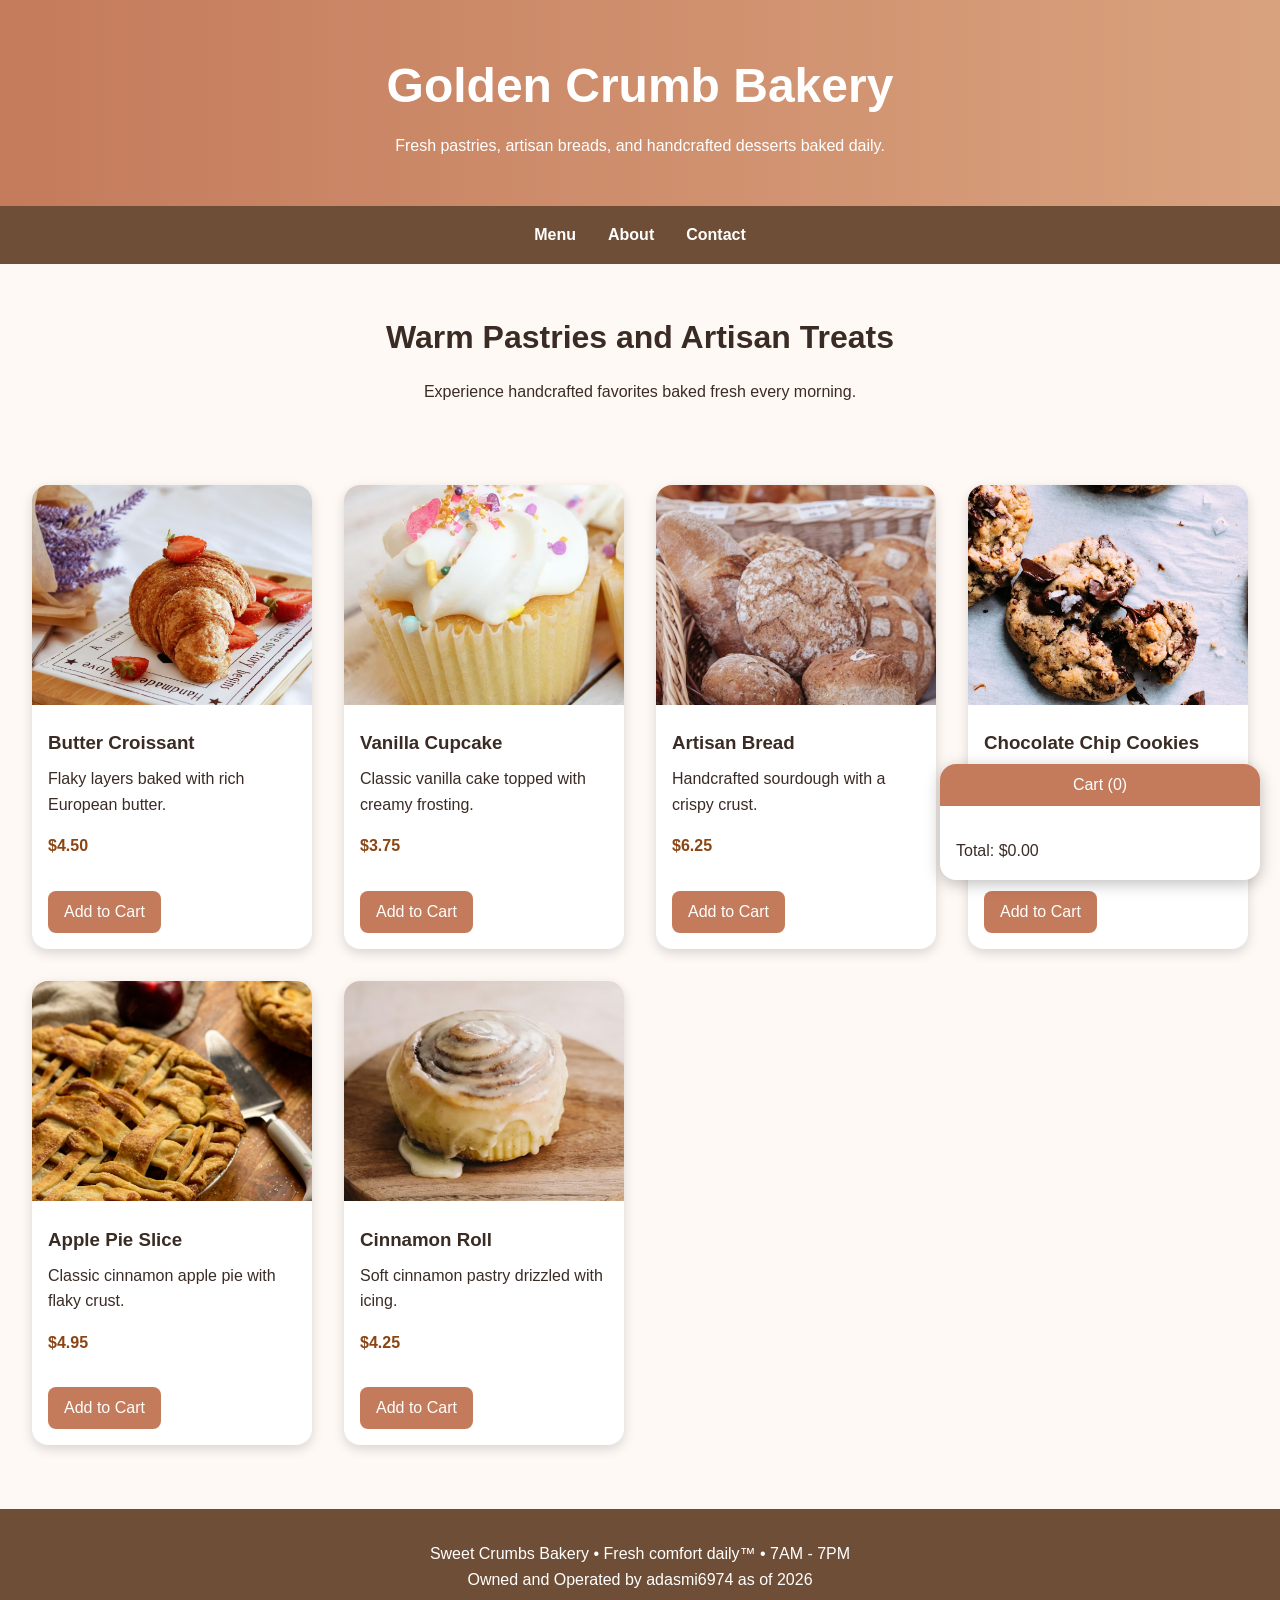
<file: index.html>
<!DOCTYPE html>
<html lang="en">

<head>
    <meta charset="UTF-8">
    <meta name="viewport" content="width=device-width, initial-scale=1.0">
    <title>Golden Crumb Bakery</title>
    <!-- STEP 1 -->
    <link rel="stylesheet" href="GP_Cookie-Collection_StarterFile.css">
    <script src="GP_Cookie-Collection_StarterFile.js" defer></script>

</head>

<body>

    <!-- Header Section -->
    <header>
        <h1>Golden Crumb Bakery</h1>
        <p>Fresh pastries, artisan breads, and handcrafted desserts baked daily.</p>
    </header>

    <!-- Navigation -->
    <nav>
        <ul>
            <li><a href="#menu">Menu</a></li>
            <li><a href="about.html">About</a></li>
            <li><a href="contact.html">Contact</a></li>
        </ul>
    </nav>

    <!-- Hero Section -->
    <section class="hero">
        <h2>Warm Pastries and Artisan Treats</h2>
        <p>Experience handcrafted favorites baked fresh every morning.</p>
    </section>

    <!-- Main Content -->
    <main>
        <!-- Bakery Product Section -->
        <section id="menu" class="product-grid"></section>
    </main>

    <!-- Floating Shopping Cart -->

    <!-- STEP 2 -->
    <aside class="cart-window" aria-label="Shopping cart">

        <!-- Cart Header -->
        <button id="toggle-cart">
            Cart (<span id="cart-count">0</span>)
        </button>

        <!-- Cart Body -->
        <section id="cart-content">
            <ul id="cart-items"></ul>
            <p id="cart-total">Total: $0.00</p>
        </section>

    </aside>

    <!-- Footer -->
    <footer id="contact">
        <p>Sweet Crumbs Bakery • Fresh comfort daily&trade; • 7AM - 7PM</p>
        <p>Owned and Operated by adasmi6974 as of 2026</p>
    </footer>
</body>

</html>
</file>
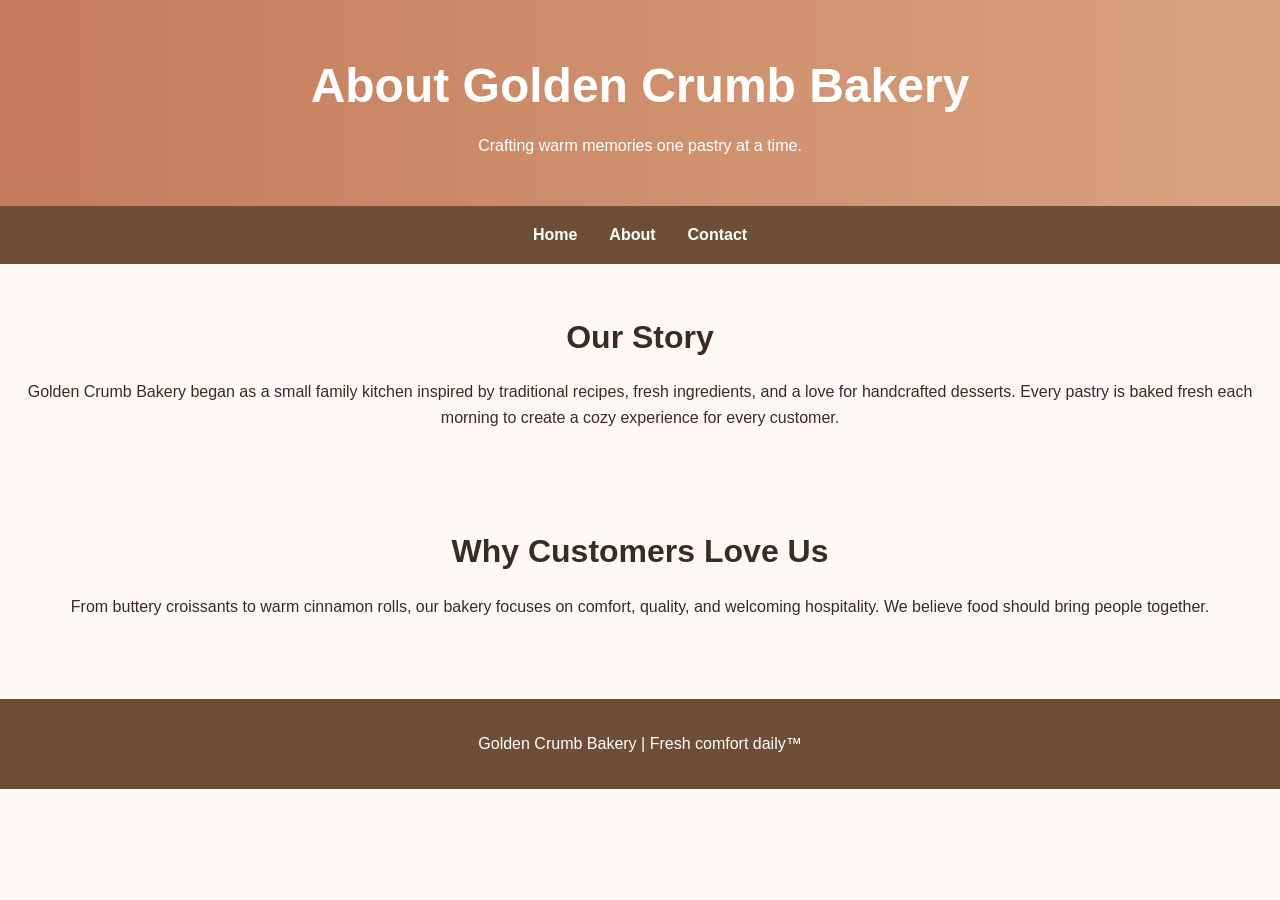
<file: about.html>
﻿<!DOCTYPE html>
<html lang="en">
<head>
    <meta charset="UTF-8">
    <meta name="viewport" content="width=device-width, initial-scale=1.0">
    <title>About | Golden Crumb Bakery</title>
    <link rel="stylesheet" href="GP_Cookie-Collection_StarterFile.css">
</head>
<body>

    <header>
        <h1>About Golden Crumb Bakery</h1>
        <p>Crafting warm memories one pastry at a time.</p>
    </header>

    <nav>
        <ul>
            <li><a href="index.html">Home</a></li>
            <li><a href="about.html">About</a></li>
            <li><a href="contact.html">Contact</a></li>
        </ul>
    </nav>

    <main>
        <section class="hero">
            <h2>Our Story</h2>
            <p>
                Golden Crumb Bakery began as a small family kitchen inspired by traditional recipes,
                fresh ingredients, and a love for handcrafted desserts. Every pastry is baked fresh
                each morning to create a cozy experience for every customer.
            </p>
        </section>

        <section class="hero">
            <h2>Why Customers Love Us</h2>
            <p>
                From buttery croissants to warm cinnamon rolls, our bakery focuses on comfort,
                quality, and welcoming hospitality. We believe food should bring people together.
            </p>
        </section>
    </main>

    <footer>
        <p>Golden Crumb Bakery | Fresh comfort daily&trade;</p>
    </footer>

</body>
</html>
</file>
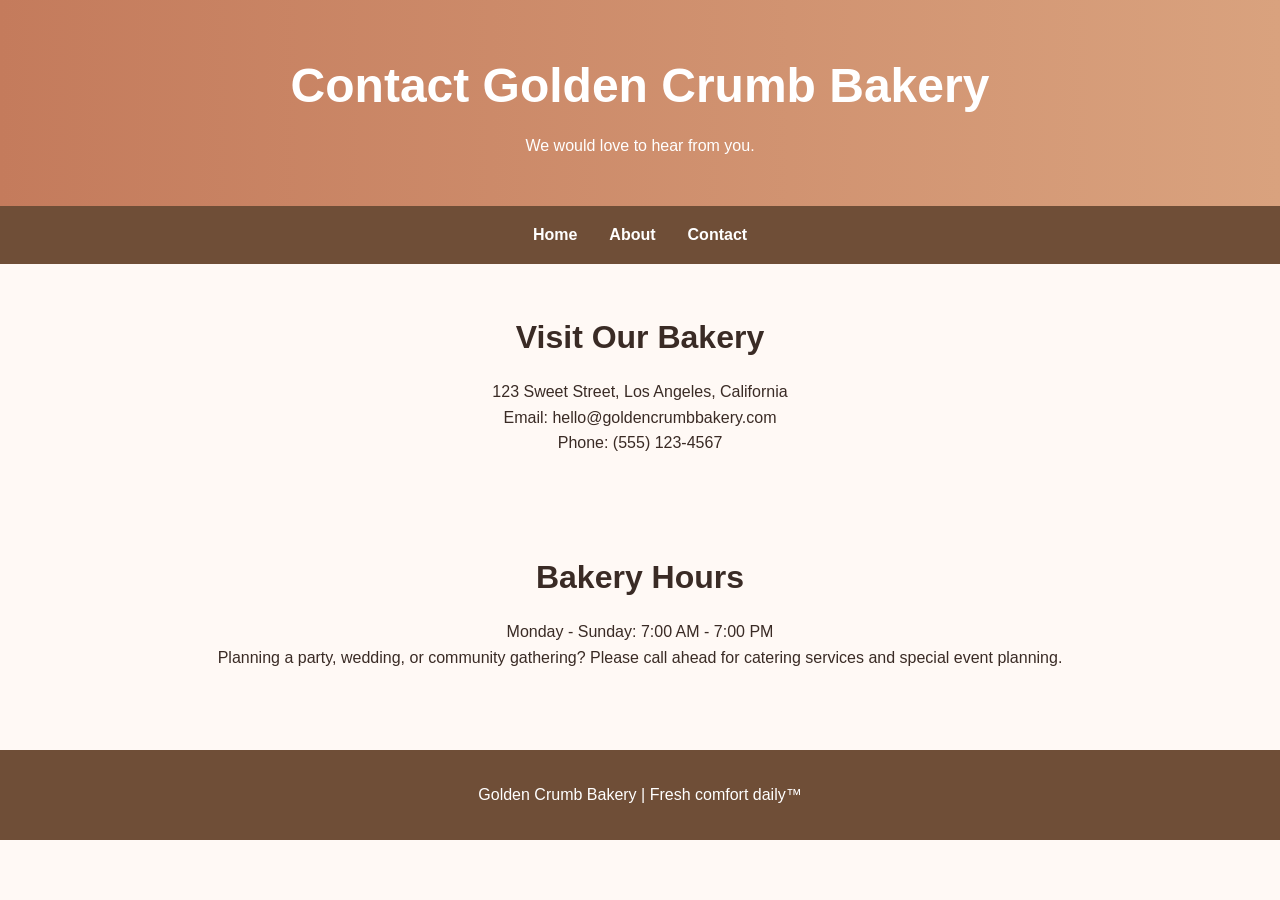
<file: contact.html>
﻿<!DOCTYPE html>
<html lang="en">
<head>
    <meta charset="UTF-8">
    <meta name="viewport" content="width=device-width, initial-scale=1.0">
    <title>Contact | Golden Crumb Bakery</title>
    <link rel="stylesheet" href="GP_Cookie-Collection_StarterFile.css">
</head>
<body>

    <header>
        <h1>Contact Golden Crumb Bakery</h1>
        <p>We would love to hear from you.</p>
    </header>

    <nav>
        <ul>
            <li><a href="index.html">Home</a></li>
            <li><a href="about.html">About</a></li>
            <li><a href="contact.html">Contact</a></li>
        </ul>
    </nav>

    <main>
        <section class="hero">
            <h2>Visit Our Bakery</h2>
            <p>123 Sweet Street, Los Angeles, California</p>
            <p>Email: hello@goldencrumbbakery.com</p>
            <p>Phone: (555) 123-4567</p>
        </section>

        <section class="hero">
            <h2>Bakery Hours</h2>
            <p>Monday - Sunday: 7:00 AM - 7:00 PM</p>
            <p>
                Planning a party, wedding, or community gathering?
                Please call ahead for catering services and special event planning.
            </p>
        </section>
    </main>

    <footer>
        <p>Golden Crumb Bakery | Fresh comfort daily&trade;</p>
    </footer>

</body>
</html>
</file>
<file: GP_Cookie-Collection_StarterFile.css>
/* =========================================
      RESET 
========================================= */
* {
    margin: 0;
    padding: 0;
    box-sizing: border-box;
}

/* =========================================
      BODY 
========================================= */
body {
    font-family: Arial, sans-serif;
    background-color: #fff9f5;
    color: #3a2b25;
    line-height: 1.6;
}

/* =========================================
      HEADER 
========================================= */
header {
    background: linear-gradient(to right, #c47b5c, #d9a27e);
    color: white;
    text-align: center;
    padding: 3rem 1rem;
}

header h1 {
    font-size: 3rem;
    margin-bottom: 0.5rem;
}

/* =========================================
      NAVIGATION 
========================================= */
nav {
    background-color: #6f4e37;
    padding: 1rem;
}

nav ul {
    list-style: none;
    display: flex;
    justify-content: center;
    gap: 2rem;
}

nav a {
    color: white;
    text-decoration: none;
    font-weight: bold;
}

nav a:hover,
nav a:focus {
    text-decoration: underline;
}

/* =========================================
      HERO 
========================================= */
.hero {
    text-align: center;
    padding: 3rem 1rem;
}

.hero h2 {
    font-size: 2rem;
    margin-bottom: 1rem;
}

/* =========================================
      PRODUCT GRID 
========================================= */
.product-grid {
    display: grid;
    grid-template-columns: repeat(auto-fit, minmax(250px, 1fr));
    gap: 2rem;
    padding: 2rem;
}

/* =========================================
      CARD 
========================================= */
.card {
    background-color: white;
    border-radius: 16px;
    overflow: hidden;
    box-shadow: 0 4px 12px rgba(0, 0, 0, 0.15);
    transition: transform 0.3s ease;
}

.card:hover {
    transform: translateY(-5px);
}

.card img {
    width: 100%;
    height: 220px;
    object-fit: cover;
}

.card h3 {
    padding: 1rem 1rem 0.5rem;
}

.card p {
    padding: 0 1rem;
}

.card span {
    display: block;
    padding: 1rem;
    font-weight: bold;
    color: #8b4513;
}

/* =========================================
      BUTTONS 
========================================= */
button {
    cursor: pointer;
    border: none;
    border-radius: 8px;
    padding: 0.75rem 1rem;
    margin: 1rem;
    background-color: #c47b5c;
    color: white;
    font-size: 1rem;
    transition: background-color 0.3s ease;
}

button:hover,
button:focus {
    background-color: #a45f45;
}

/* =========================================
      FLOATING CART 
========================================= */
.cart-window {
    /* Keeps the cart fixed in the same spot on the screen */
    position: fixed;

    /* Places the cart 20px from the right edge */
    right: 20px;

    /* Places the cart 20px from the bottom edge */
    bottom: 20px;

    /* Sets the cart width to 320px */
    width: 320px;

    /* Gives the cart a white background */
    background-color: white;

    /* Rounds the corners with a 16px radius */
    border-radius: 16px;

    /* Adds a soft shadow around the cart */
    box-shadow: 0 4px 16px rgba(0, 0, 0, 0.25);

    /* Hides any content that spills outside the rounded edges */
    overflow: hidden;

    /* Ensures the cart appears above most other elements */
    z-index: 1000;
}

#toggle-cart {
    width: 100%;
    margin: 0;
    border-radius: 0;
}

#cart-content {
    padding: 1rem;
}

#cart-items {
    list-style: none;
    margin-bottom: 1rem;
}

#cart-items li {
    margin-bottom: 0.75rem;
    display: flex;
    justify-content: space-between;
    align-items: center;
    gap: 0.5rem;
}

.remove-btn {
    background-color: #8b0000;
    margin: 0;
    padding: 0.5rem;
}

.remove-btn:hover,
.remove-btn:focus {
    background-color: #5f0000;
}

/* =========================================
      BOUNCE ANIMATION 
========================================= */

/* STEP 3 */
@keyframes bounce {
    0% {
        transform: scale(1);
    }

    30% {
        transform: scale(1.1);
    }

    50% {
        transform: scale(0.95);
    }

    70% {
        transform: scale(1.05);
    }

    100% {
        transform: scale(1);
    }
}

.bounce {
    animation: bounce 0.5s ease;
}

/* =========================================
      FOOTER 
========================================= */
footer {
    text-align: center;
    padding: 2rem;
    background-color: #6f4e37;
    color: white;
    margin-top: 2rem;
}

/* =========================================
      RESPONSIVE DESIGN 
========================================= */
@media (max-width: 600px) {

    nav ul {
        flex-direction: column;
        align-items: center;
    }

    .cart-window {
        width: 90%;
        right: 5%;
    }
}
</file>
